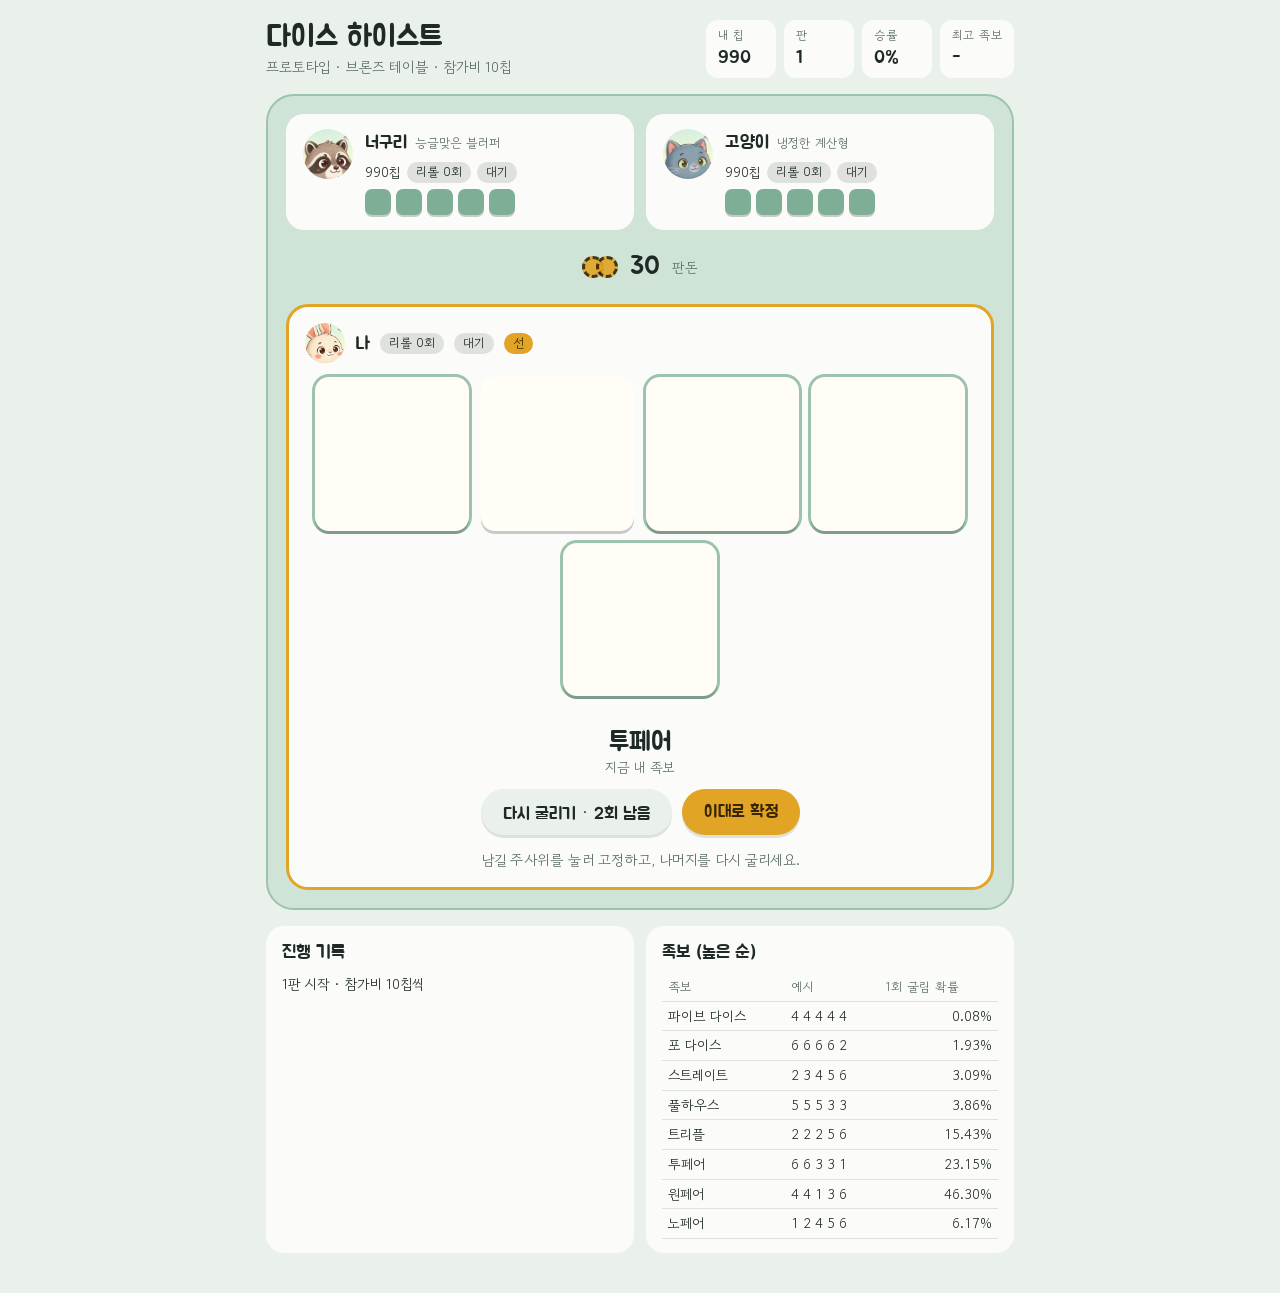
<file: Docs/dice-heist.html>
<!doctype html><html><head><meta charset=utf8><meta name=viewport content="width=device-width,initial-scale=1,viewport-fit=cover"><style>:root{color-scheme:light;box-sizing:border-box;padding-top:env(safe-area-inset-top,0px);padding-bottom:env(safe-area-inset-bottom,0px)}html{scroll-padding-top:env(safe-area-inset-top,0px)}body{margin:0;padding:0;font:14px -apple-system,BlinkMacSystemFont,sans-serif;background:#fff;color:#000}img{max-width:100%}[hidden]:not([hidden=until-found i]){display:none!important}</style></head><body>
<title>다이스 하이스트 프로토타입</title>
<link rel="stylesheet" href="https://fonts.googleapis.com/css2?family=Gowun+Dodum&family=Jua&display=swap">
<style>
/* Layout: one felt table — two opponents on top, the pot in the middle, my big dice and three action buttons at the bottom */
:root{
  --bg:#eaf0ea; --felt:#cfe3d6; --felt-edge:#9cc3ad; --card:#fbfcf9; --ink:#1f2a26; --muted:#5a6c64;
  --line:rgba(31,42,38,.13); --die:#fffdf6; --pip:#26302c; --die-back:#7fae96;
  --accent:#e2a425; --on-accent:#352503; --raise:#c4426a; --on-raise:#ffffff; --good:#2c8a57; --fold:#8b958f;
  --display:"Jua","Gowun Dodum",system-ui,sans-serif; --body:"Gowun Dodum",system-ui,sans-serif;
}
@media (prefers-color-scheme: dark){:root:not([data-theme="light"]){
  --bg:#121a17; --felt:#1d382e; --felt-edge:#2d5545; --card:#19241f; --ink:#ecf2ee; --muted:#9bb2a8;
  --line:rgba(236,242,238,.13); --die:#f6f1e4; --pip:#222a26; --die-back:#3f7560;
  --accent:#f0b94b; --on-accent:#2a1d03; --raise:#e0789a; --on-raise:#2a0912; --good:#5fc58d; --fold:#6e7974; color-scheme:dark}}
:root[data-theme="dark"]{
  --bg:#121a17; --felt:#1d382e; --felt-edge:#2d5545; --card:#19241f; --ink:#ecf2ee; --muted:#9bb2a8;
  --line:rgba(236,242,238,.13); --die:#f6f1e4; --pip:#222a26; --die-back:#3f7560;
  --accent:#f0b94b; --on-accent:#2a1d03; --raise:#e0789a; --on-raise:#2a0912; --good:#5fc58d; --fold:#6e7974; color-scheme:dark}
*{box-sizing:border-box}
body{background:var(--bg);color:var(--ink);font-family:var(--body);font-size:15px;line-height:1.5}
.wrap{max-width:780px;margin:0 auto;padding-inline:16px;padding-block:20px 40px;display:flex;flex-direction:column;gap:16px}
.num{font-variant-numeric:tabular-nums}
header{display:flex;flex-wrap:wrap;justify-content:space-between;align-items:flex-end;gap:12px}
h1{font-family:var(--display);font-weight:400;font-size:1.9rem;margin:0;line-height:1.1;text-wrap:balance}
.sub{color:var(--muted);font-size:.9rem;margin:2px 0 0}
.stats{display:flex;gap:8px;flex-wrap:wrap}
.stat{background:var(--card);border-radius:12px;padding:6px 12px;display:flex;flex-direction:column;min-width:70px}
.stat b{font-family:var(--display);font-weight:400;font-size:1.15rem}
.stat span{font-size:.75rem;color:var(--muted);letter-spacing:.02em}
.table{background:var(--felt);border:2px solid var(--felt-edge);border-radius:28px;padding:18px;display:flex;flex-direction:column;gap:18px}
.opps{display:grid;grid-template-columns:1fr 1fr;gap:12px}
@media (max-width:540px){.opps{grid-template-columns:1fr}}
.opp{background:var(--card);border-radius:18px;padding:12px 14px;display:grid;grid-template-columns:auto 1fr;gap:12px;border:3px solid transparent;transition:opacity .2s,border-color .2s}
.opp.turn{border-color:var(--accent)}
.opp.out{opacity:.55}
.opp.win{border-color:var(--good)}
.avatar{width:50px;height:50px;border-radius:50%;background-color:var(--felt);background-repeat:no-repeat;background-size:230%;background-position:50% 30%;flex:none}
.opp-body{min-width:0;display:flex;flex-direction:column;gap:6px}
.opp-top{display:flex;align-items:baseline;gap:8px;flex-wrap:wrap}
.opp-top strong{font-family:var(--display);font-weight:400;font-size:1.15rem}
.tag{font-size:.78rem;color:var(--muted)}
.meta{display:flex;gap:6px;flex-wrap:wrap;align-items:center;font-size:.85rem}
.pill{font-size:.78rem;padding:1px 9px;border-radius:999px;background:var(--line)}
.pill.raise{background:var(--raise);color:var(--on-raise)}
.pill.call{background:var(--good);color:var(--card)}
.pill.fold{background:var(--fold);color:var(--card)}
.pill.first{background:var(--accent);color:var(--on-accent)}
.mini{display:flex;gap:5px}
.opp-hand{font-family:var(--display);font-size:1rem}
.die{background:var(--die);border-radius:14px;display:grid;grid-template-columns:repeat(3,1fr);grid-template-rows:repeat(3,1fr);padding:11%;box-shadow:0 3px 0 rgba(0,0,0,.2);border:3px solid transparent;position:relative}
.die.sm{width:26px;height:26px;border-radius:7px;border-width:0;padding:3px;box-shadow:0 2px 0 rgba(0,0,0,.2)}
.die.back{background:var(--die-back)}
.pip{width:72%;height:72%;border-radius:50%;place-self:center}
.pip.on{background:var(--pip)}
.die.rolling{animation:shake .14s infinite}
@keyframes shake{0%{transform:rotate(-9deg)}50%{transform:rotate(9deg) translateY(-2px)}100%{transform:rotate(-9deg)}}
.pot{display:flex;justify-content:center;align-items:center;gap:12px}
.chips{display:flex}
.chips i{width:22px;height:22px;border-radius:50%;background:var(--accent);border:3px dashed var(--on-accent);margin-left:-8px;opacity:.9}
.chips i:first-child{margin-left:0}
.pot b{font-family:var(--display);font-weight:400;font-size:1.6rem}
.pot span{color:var(--muted);font-size:.85rem}
.me{background:var(--card);border-radius:22px;padding:16px;display:flex;flex-direction:column;gap:14px;border:3px solid transparent}
.me.turn{border-color:var(--accent)}
.me.win{border-color:var(--good)}
.me-top{display:flex;align-items:center;gap:10px;flex-wrap:wrap}
.me-top .avatar{width:40px;height:40px}
.me-top strong{font-family:var(--display);font-weight:400;font-size:1.15rem}
.dice{display:flex;gap:12px;justify-content:center;flex-wrap:wrap;padding-bottom:18px}
button.die{width:66px;height:66px;cursor:pointer;font:inherit;color:inherit;transition:transform .15s}
button.die:disabled{cursor:default}
button.die.held{border-color:var(--accent);transform:translateY(-6px)}
button.die.held::after{content:"고정";position:absolute;left:50%;bottom:-24px;transform:translateX(-50%);font-family:var(--display);font-size:.8rem;color:var(--on-accent);background:var(--accent);border-radius:999px;padding:0 8px;white-space:nowrap}
button.die.part:not(.held){box-shadow:0 3px 0 rgba(0,0,0,.2),0 0 0 3px var(--felt-edge)}
button.die:focus-visible{outline:3px solid var(--ink);outline-offset:3px}
@media (max-width:420px){button.die{width:54px;height:54px}.dice{gap:8px}}
.hand{text-align:center;font-family:var(--display);font-size:1.6rem;line-height:1.2}
.hand small{display:block;font-family:var(--body);font-size:.85rem;color:var(--muted)}
.controls{display:flex;gap:10px;justify-content:center;flex-wrap:wrap}
.btn{font-family:var(--display);font-size:1.05rem;padding:11px 22px;border-radius:999px;border:0;background:var(--bg);color:var(--ink);box-shadow:0 3px 0 var(--line);cursor:pointer}
.btn.primary{background:var(--accent);color:var(--on-accent)}
.btn.raise{background:var(--raise);color:var(--on-raise)}
.btn:disabled{opacity:.4;cursor:default}
.btn:focus-visible{outline:3px solid var(--ink);outline-offset:2px}
.hint{text-align:center;color:var(--muted);font-size:.9rem;margin:0}
.banner{text-align:center;font-family:var(--display);font-size:1.15rem;background:var(--card);border-radius:14px;padding:10px 14px}
.banner.win{background:var(--good);color:var(--card)}
.lower{display:grid;grid-template-columns:1fr 1fr;gap:12px}
@media (max-width:600px){.lower{grid-template-columns:1fr}}
.panel{background:var(--card);border-radius:18px;padding:14px 16px;min-width:0}
.panel h2{font-family:var(--display);font-weight:400;font-size:1.1rem;margin:0 0 8px}
.log{list-style:none;margin:0;padding:0;display:flex;flex-direction:column;gap:4px;font-size:.88rem}
.log li:first-child{color:var(--ink)}
.log li{color:var(--muted)}
table{width:100%;border-collapse:collapse;font-size:.86rem}
td,th{padding:4px 6px;text-align:left;border-bottom:1px solid var(--line)}
th{font-weight:400;color:var(--muted);font-size:.78rem;letter-spacing:.03em}
td.r{text-align:right;font-variant-numeric:tabular-nums}
@media (prefers-reduced-motion: reduce){.die.rolling{animation:none}button.die,.opp{transition:none}}
</style>

<div class="wrap">
  <header>
    <div>
      <h1>다이스 하이스트</h1>
      <p class="sub">프로토타입 · 브론즈 테이블 · 참가비 10칩</p>
    </div>
    <div class="stats" id="stats"></div>
  </header>

  <section class="table" aria-label="게임 테이블">
    <div class="opps" id="opps"></div>
    <div class="pot" id="pot"></div>
    <div id="banner" hidden></div>
    <div class="me" id="me"></div>
  </section>

  <div class="lower">
    <section class="panel">
      <h2>진행 기록</h2>
      <ul class="log" id="log"></ul>
    </section>
    <section class="panel">
      <h2>족보 (높은 순)</h2>
      <table>
        <thead><tr><th>족보</th><th>예시</th><th class="r">1회 굴림 확률</th></tr></thead>
        <tbody>
          <tr><td>파이브 다이스</td><td class="num">4 4 4 4 4</td><td class="r">0.08%</td></tr>
          <tr><td>포 다이스</td><td class="num">6 6 6 6 2</td><td class="r">1.93%</td></tr>
          <tr><td>스트레이트</td><td class="num">2 3 4 5 6</td><td class="r">3.09%</td></tr>
          <tr><td>풀하우스</td><td class="num">5 5 5 3 3</td><td class="r">3.86%</td></tr>
          <tr><td>트리플</td><td class="num">2 2 2 5 6</td><td class="r">15.43%</td></tr>
          <tr><td>투페어</td><td class="num">6 6 3 3 1</td><td class="r">23.15%</td></tr>
          <tr><td>원페어</td><td class="num">4 4 1 3 6</td><td class="r">46.30%</td></tr>
          <tr><td>노페어</td><td class="num">1 2 4 5 6</td><td class="r">6.17%</td></tr>
        </tbody>
      </table>
    </section>
  </div>
</div>

<script>
const ANTE = 10;
const NAMES = ['노페어','원페어','투페어','트리플','풀하우스','스트레이트','포 다이스','파이브 다이스'];
const PIPS = {1:[4],2:[0,8],3:[0,4,8],4:[0,2,6,8],5:[0,2,4,6,8],6:[0,2,3,5,6,8]};
const reduceMotion = matchMedia('(prefers-reduced-motion: reduce)').matches;
const sleep = ms => new Promise(r => setTimeout(r, reduceMotion ? Math.min(ms, 120) : ms));
const d6 = () => { const a = new Uint32Array(1); crypto.getRandomValues(a); return 1 + (a[0] % 6); };
const IDX = [0,1,2,3,4];
// 캐릭터 얼굴: VARCO로 만든 그림(Assets/Art/Characters)에서 얼굴 쪽만 둥글게 잘라 보인다. 이모지 대신
const faceStyle = id => `background-image:url('../Assets/Art/Characters/${id}.png')`;

const players = [
  {id:'me',  name:'나',     face:'rabbit', chips:1000, ai:false},
  {id:'rac', name:'너구리', face:'raccoon', chips:1000, ai:true, bluff:0.25, loose:0.7,  tag:'능글맞은 블러퍼'},
  {id:'cat', name:'고양이', face:'cat', chips:1000, ai:true, bluff:0.07, loose:0.45, tag:'냉정한 계산형'},
];
const me = players[0];
players.forEach(p => Object.assign(p, {dice:[1,2,3,4,5], held:[false,false,false,false,false], rerolls:0, folded:false, contrib:0, status:'대기', revealed:false, winner:false, rolling:false, rollIdx:[]}));

let roundNo = 0, starter = 0, pot = 0, phase = 'idle', turn = null, busy = false, pending = null;
let ctx = {}, banner = null, logs = [];
const stats = {played:0, won:0, best:-1};

/* ---------- rules ---------- */
function evaluate(d){
  const c = [0,0,0,0,0,0,0]; d.forEach(v => c[v]++);
  const groups = []; for (let v = 6; v >= 1; v--) if (c[v]) groups.push([c[v], v]);
  groups.sort((a,b) => b[0]-a[0] || b[1]-a[1]);
  const vals = groups.map(g => g[1]), cnt = groups.map(g => g[0]);
  if (cnt[0] === 5) return {rank:7, tb:[vals[0]]};
  if (cnt[0] === 4) return {rank:6, tb:vals};
  if (groups.length === 5){
    const s = [...d].sort((a,b)=>a-b).join('');
    if (s === '12345') return {rank:5, tb:[5]};
    if (s === '23456') return {rank:5, tb:[6]};
    return {rank:0, tb:vals};
  }
  if (cnt[0] === 3 && cnt[1] === 2) return {rank:4, tb:vals};
  if (cnt[0] === 3) return {rank:3, tb:vals};
  if (cnt[0] === 2 && cnt[1] === 2) return {rank:2, tb:vals};
  return {rank:1, tb:vals};
}
function compare(a, b){
  if (a.rank !== b.rank) return a.rank - b.rank;
  for (let i = 0; i < Math.max(a.tb.length, b.tb.length); i++){
    const x = a.tb[i] || 0, y = b.tb[i] || 0;
    if (x !== y) return x - y;
  }
  return 0;
}
function partMask(d){
  const e = evaluate(d); const c = [0,0,0,0,0,0,0]; d.forEach(v => c[v]++);
  if (e.rank === 5 || e.rank === 7) return d.map(() => true);
  return d.map(v => c[v] >= 2);
}

/* ---------- AI ---------- */
function straightDraw(d){
  let best = null;
  for (const T of [[2,3,4,5,6],[1,2,3,4,5]]){
    const used = new Set();
    const held = d.map(v => { if (T.includes(v) && !used.has(v)){ used.add(v); return true; } return false; });
    if (used.size >= 4 && (!best || used.size > best.n)){
      const miss = T.filter(v => !used.has(v));
      best = {held, n:used.size, open: miss.length === 1 && (miss[0] === T[0] || miss[0] === T[4])};
    }
  }
  return best;
}
function aiHold(d){
  const e = evaluate(d); const c = [0,0,0,0,0,0,0]; d.forEach(v => c[v]++);
  if ([7,5,4].includes(e.rank)) return d.map(() => true);
  if (e.rank === 6 || e.rank === 3) return d.map(v => v === e.tb[0]);
  if (e.rank === 2) return d.map(v => c[v] === 2);
  const draw = straightDraw(d);
  if (e.rank === 1) return (draw && draw.open) ? draw.held : d.map(v => v === e.tb[0]);
  return draw ? draw.held : d.map(() => false);
}
function aiDecide(p, raiseUsed, responding){
  const r = evaluate(p.dice).rank, R = Math.random();
  // 리롤 공개 심리전: 한 번도 안 굴린 상대가 있으면 조심스러워진다
  const scary = players.some(q => q !== p && !q.folded && q.rerolls === 0) ? 0.75 : 1;
  if (responding){
    if (r >= 3) return 'call';
    const pc = r === 2 ? p.loose + 0.25 : r === 1 ? p.loose * 0.5 : p.bluff * 0.5;
    return R < pc * scary ? 'call' : 'fold';
  }
  if (r >= 4) return raiseUsed ? 'call' : 'raise';
  if (!raiseUsed){
    if (r === 3) return R < 0.35 * p.loose + 0.1 ? 'raise' : 'call';
    if (r <= 1 && R < p.bluff) return 'raise';
    if (r === 2) return 'call';
    if (r === 1) return R < (p.loose + 0.3) * scary ? 'call' : 'fold';
    return R < p.loose * 0.3 ? 'call' : 'fold';
  }
  if (r === 3) return 'call';
  if (r === 2) return R < (p.loose + 0.2) * scary ? 'call' : 'fold';
  if (r === 1) return R < p.loose * 0.5 * scary ? 'call' : 'fold';
  return R < p.bluff * 0.4 ? 'call' : 'fold';
}

/* ---------- flow ---------- */
function log(s){ logs.unshift(s); logs = logs.slice(0, 7); }
const active = () => players.filter(p => !p.folded);

async function rollAnim(p, idxs){
  p.rolling = true; p.rollIdx = idxs;
  const steps = reduceMotion ? 1 : 7;
  for (let k = 0; k < steps; k++){ idxs.forEach(i => p.dice[i] = d6()); render(); await sleep(70); }
  p.rolling = false; p.rollIdx = []; render();
}
function waitHuman(){ return new Promise(r => { pending = r; }); }
function resolvePending(v){ const r = pending; pending = null; if (r) r(v); }

async function playRound(){
  banner = null;
  players.forEach(p => { if (p.ai && p.chips < ANTE * 4){ p.chips = 1000; log(`${p.name} · 지갑을 새로 채워 왔다 (1,000칩)`); } });
  if (me.chips < ANTE){ phase = 'broke'; render(); return; }
  roundNo++; starter = (roundNo - 1) % 3; pot = 0; turn = null;
  players.forEach(p => {
    p.chips -= ANTE; pot += ANTE;
    Object.assign(p, {held:[false,false,false,false,false], rerolls:0, folded:false, contrib:0, status:'대기', revealed:false, winner:false});
  });
  log(`${roundNo}판 시작 · 참가비 ${ANTE}칩씩`);
  phase = 'rolling'; render();
  await Promise.all(players.map(p => rollAnim(p, IDX)));

  // 남기기
  phase = 'hold'; turn = me; render();
  await waitHuman();
  me.held = [false,false,false,false,false];
  log(`나 · 리롤 ${me.rerolls}회`);

  phase = 'ai'; render();
  for (const p of players.filter(q => q.ai)){
    turn = p; p.status = '굴리는 중'; render();
    for (let k = 0; k < 2; k++){
      const h = aiHold(p.dice); const idxs = IDX.filter(i => !h[i]);
      if (!idxs.length) break;
      await rollAnim(p, idxs); p.rerolls++; render(); await sleep(220);
    }
    p.status = '대기'; log(`${p.name} · 리롤 ${p.rerolls}회`); render();
    await sleep(250);
  }

  await betting();
  await showdown();
}

function pay(p, amt){ p.chips -= amt; p.contrib += amt; pot += amt; }
function applyAct(p, act, L){
  if (act === 'raise' && p.chips < 3 * ANTE - p.contrib) act = 'call';
  if (act === 'call' && p.chips < L - p.contrib) act = 'fold';
  if (act === 'fold'){ p.folded = true; p.status = '포기'; log(`${p.name} · 포기`); return {L, raised:false}; }
  if (act === 'call'){ const c = L - p.contrib; pay(p, c); p.status = '따라가기'; log(`${p.name} · 따라가기 (+${c})`); return {L, raised:false}; }
  const c = 3 * ANTE - p.contrib; pay(p, c); p.status = '올리기'; log(`${p.name} · 올리기 (+${c})`);
  return {L: 3 * ANTE, raised:true};
}
async function decide(p, raiseUsed, responding, L){
  turn = p;
  if (p.ai){ phase = 'betting'; render(); await sleep(700); return aiDecide(p, raiseUsed, responding); }
  phase = responding ? 'respond' : 'bet'; ctx = {L, raiseUsed}; render();
  const a = await waitHuman(); phase = 'betting'; return a;
}
async function betting(){
  const order = [0,1,2].map(i => players[(starter + i) % 3]);
  let L = ANTE, raiser = null;
  for (const p of order){
    if (p.folded) continue;
    if (active().length === 1) break;
    const act = await decide(p, raiser !== null, false, L);
    const res = applyAct(p, act, L); L = res.L; if (res.raised) raiser = p;
    render();
  }
  if (raiser){
    for (const p of order){
      if (p.folded || p === raiser || p.contrib >= L) continue;
      if (active().length === 1) break;
      const act = await decide(p, true, true, L);
      applyAct(p, act, L); render();
    }
  }
  turn = null;
}
async function showdown(){
  const alive = active();
  phase = 'result'; stats.played++;
  if (alive.length === 1){
    const w = alive[0]; w.chips += pot; w.winner = true;
    banner = {win: w === me, text: `${w.name} 승리 · 나머지가 모두 포기 · +${pot}칩`};
    log(`${w.name} · 판돈 ${pot}칩 획득 (공개 없이)`);
    if (w === me) stats.won++;
  } else {
    alive.forEach(p => p.revealed = true);
    render(); await sleep(450);
    const evs = alive.map(p => ({p, e: evaluate(p.dice)}));
    evs.sort((a,b) => compare(b.e, a.e));
    const winners = evs.filter(x => compare(x.e, evs[0].e) === 0).map(x => x.p);
    const share = Math.floor(pot / winners.length), rem = pot - share * winners.length;
    winners.forEach((w, i) => { w.chips += share + (i === 0 ? rem : 0); w.winner = true; });
    const hn = NAMES[evs[0].e.rank];
    banner = {win: winners.includes(me), text: winners.length > 1
      ? `무승부 · ${winners.map(w=>w.name).join(', ')} · ${hn} · ${share}칩씩 나눔`
      : `${winners[0].name} 승리 · ${hn} · +${pot}칩`};
    log(`쇼다운 · ${evs.map(x => `${x.p.name} ${NAMES[x.e.rank]}`).join(' / ')}`);
    if (winners.includes(me)) stats.won++;
  }
  if (!me.folded) stats.best = Math.max(stats.best, evaluate(me.dice).rank);
  render();
  const nb = document.querySelector('[data-act="next"]'); if (nb) nb.focus({preventScroll:true});
}

/* ---------- view ---------- */
function dieFace(v){ const on = PIPS[v] || []; let s = ''; for (let i = 0; i < 9; i++) s += `<span class="pip${on.includes(i) ? ' on' : ''}"></span>`; return s; }
function statusPill(p){
  const cls = {'올리기':'raise','따라가기':'call','포기':'fold'}[p.status] || '';
  return `<span class="pill ${cls}">${p.status}</span>`;
}
function render(){
  const rate = stats.played ? Math.round(stats.won / stats.played * 100) : 0;
  document.getElementById('stats').innerHTML = [
    ['내 칩', me.chips.toLocaleString()], ['판', roundNo], ['승률', `${rate}%`], ['최고 족보', stats.best >= 0 ? NAMES[stats.best] : '-']
  ].map(([k,v]) => `<div class="stat"><span>${k}</span><b class="num">${v}</b></div>`).join('');

  document.getElementById('opps').innerHTML = players.filter(p => p.ai).map(p => `
    <div class="opp ${turn === p ? 'turn' : ''} ${p.folded ? 'out' : ''} ${p.winner ? 'win' : ''}">
      <div class="avatar" aria-hidden="true" style="${faceStyle(p.face)}"></div>
      <div class="opp-body">
        <div class="opp-top"><strong>${p.name}</strong><span class="tag">${p.tag}</span></div>
        <div class="meta"><span class="num">${p.chips.toLocaleString()}칩</span>
          <span class="pill">리롤 ${p.rerolls}회</span>${statusPill(p)}
          ${players[starter] === p && roundNo ? '<span class="pill first">선</span>' : ''}</div>
        <div class="mini" aria-label="${p.revealed ? '공개된 주사위 ' + p.dice.join(', ') : '숨겨진 주사위'}">
          ${p.dice.map(v => p.revealed ? `<span class="die sm">${dieFace(v)}</span>` : `<span class="die sm back ${p.rolling ? 'rolling' : ''}"></span>`).join('')}
        </div>
        ${p.revealed ? `<div class="opp-hand">${NAMES[evaluate(p.dice).rank]}</div>` : ''}
      </div>
    </div>`).join('');

  const nChips = Math.min(8, Math.max(1, Math.round(pot / 20)));
  document.getElementById('pot').innerHTML = `<span class="chips" aria-hidden="true">${'<i></i>'.repeat(nChips)}</span><b class="num">${pot}</b><span>판돈</span>`;

  const bn = document.getElementById('banner');
  bn.hidden = !banner;
  if (banner){ bn.className = 'banner' + (banner.win ? ' win' : ''); bn.textContent = banner.text; }

  const e = evaluate(me.dice), parts = partMask(me.dice);
  const holdable = phase === 'hold' && !busy;
  let controls = '', hint = '';
  if (phase === 'rolling'){ hint = '주사위를 굴리는 중…'; }
  else if (phase === 'hold'){
    const left = 2 - me.rerolls, all = me.held.every(Boolean);
    hint = '남길 주사위를 눌러 고정하고, 나머지를 다시 굴리세요.';
    controls = `<button class="btn" data-act="reroll" ${all || busy ? 'disabled' : ''}>다시 굴리기 · ${left}회 남음</button>
      <button class="btn primary" data-act="stand" ${busy ? 'disabled' : ''}>이대로 확정</button>`;
  }
  else if (phase === 'ai'){ hint = '상대가 주사위를 다시 굴리는 중…'; }
  else if (phase === 'betting'){ hint = turn ? `${turn.name} 차례…` : ''; }
  else if (phase === 'bet'){
    const callCost = ctx.L - me.contrib, raiseCost = 3 * ANTE - me.contrib;
    hint = ctx.raiseUsed ? '누군가 올렸습니다. 따라가려면 올린 만큼 내야 합니다.' : '포기하거나, 따라가거나, 올리세요. 올리기는 판당 한 명만.';
    controls = `<button class="btn" data-act="fold">포기</button>
      <button class="btn primary" data-act="call" ${me.chips < callCost ? 'disabled' : ''}>따라가기 +${callCost}</button>
      ${ctx.raiseUsed ? '' : `<button class="btn raise" data-act="raise" ${me.chips < raiseCost ? 'disabled' : ''}>올리기 +${raiseCost}</button>`}`;
  }
  else if (phase === 'respond'){
    const c = ctx.L - me.contrib;
    hint = '내 뒤에서 올리기가 나왔습니다. 차액을 내고 따라갈까요?';
    controls = `<button class="btn" data-act="fold">포기</button>
      <button class="btn primary" data-act="call" ${me.chips < c ? 'disabled' : ''}>따라가기 +${c}</button>`;
  }
  else if (phase === 'result'){ hint = ''; controls = `<button class="btn primary" data-act="next">다음 판</button>`; }
  else if (phase === 'broke'){
    hint = '칩이 바닥났습니다. 실제 게임에서는 싱글로 돌아가 다시 벌어야 합니다.';
    controls = `<button class="btn primary" data-act="rescue">구제 칩 받기 +100</button>`;
  }

  const meEl = document.getElementById('me');
  meEl.className = 'me' + (turn === me && ['hold','bet','respond'].includes(phase) ? ' turn' : '') + (me.winner ? ' win' : '');
  meEl.innerHTML = `
    <div class="me-top"><div class="avatar" aria-hidden="true" style="${faceStyle(me.face)}"></div><strong>나</strong>
      <span class="pill">리롤 ${me.rerolls}회</span>${statusPill(me)}
      ${players[starter] === me && roundNo ? '<span class="pill first">선</span>' : ''}</div>
    <div class="dice">${me.dice.map((v, i) => `<button class="die ${me.held[i] ? 'held' : ''} ${me.rolling && me.rollIdx.includes(i) ? 'rolling' : ''} ${parts[i] && phase !== 'rolling' ? 'part' : ''}"
      data-die="${i}" aria-pressed="${me.held[i]}" aria-label="주사위 ${v}${me.held[i] ? ', 고정됨' : ''}" ${holdable ? '' : 'disabled'}>${dieFace(v)}</button>`).join('')}</div>
    <div class="hand">${phase === 'rolling' ? '…' : NAMES[e.rank]}<small>지금 내 족보</small></div>
    <div class="controls">${controls}</div>
    ${hint ? `<p class="hint">${hint}</p>` : ''}`;

  document.getElementById('log').innerHTML = logs.map(l => `<li>${l}</li>`).join('');
}

document.addEventListener('click', async e => {
  const dieBtn = e.target.closest('[data-die]');
  if (dieBtn && !dieBtn.disabled && phase === 'hold' && !busy){
    const i = +dieBtn.dataset.die; me.held[i] = !me.held[i]; render();
    document.querySelector(`[data-die="${i}"]`)?.focus({preventScroll:true});
    return;
  }
  const b = e.target.closest('[data-act]');
  if (!b || b.disabled) return;
  const act = b.dataset.act;
  if (phase === 'hold'){
    if (act === 'stand') resolvePending();
    else if (act === 'reroll'){
      const idxs = IDX.filter(i => !me.held[i]); if (!idxs.length) return;
      busy = true; render();
      await rollAnim(me, idxs); me.rerolls++; busy = false;
      if (me.rerolls >= 2) resolvePending(); else render();
    }
  } else if (phase === 'bet' || phase === 'respond'){
    resolvePending(act);
  } else if (act === 'next' && phase === 'result'){
    playRound();
  } else if (act === 'rescue' && phase === 'broke'){
    me.chips += 100; log('구제 칩 100칩을 받았다'); playRound();
  }
});

render();
playRound();
</script>

</body></html>
</file>
